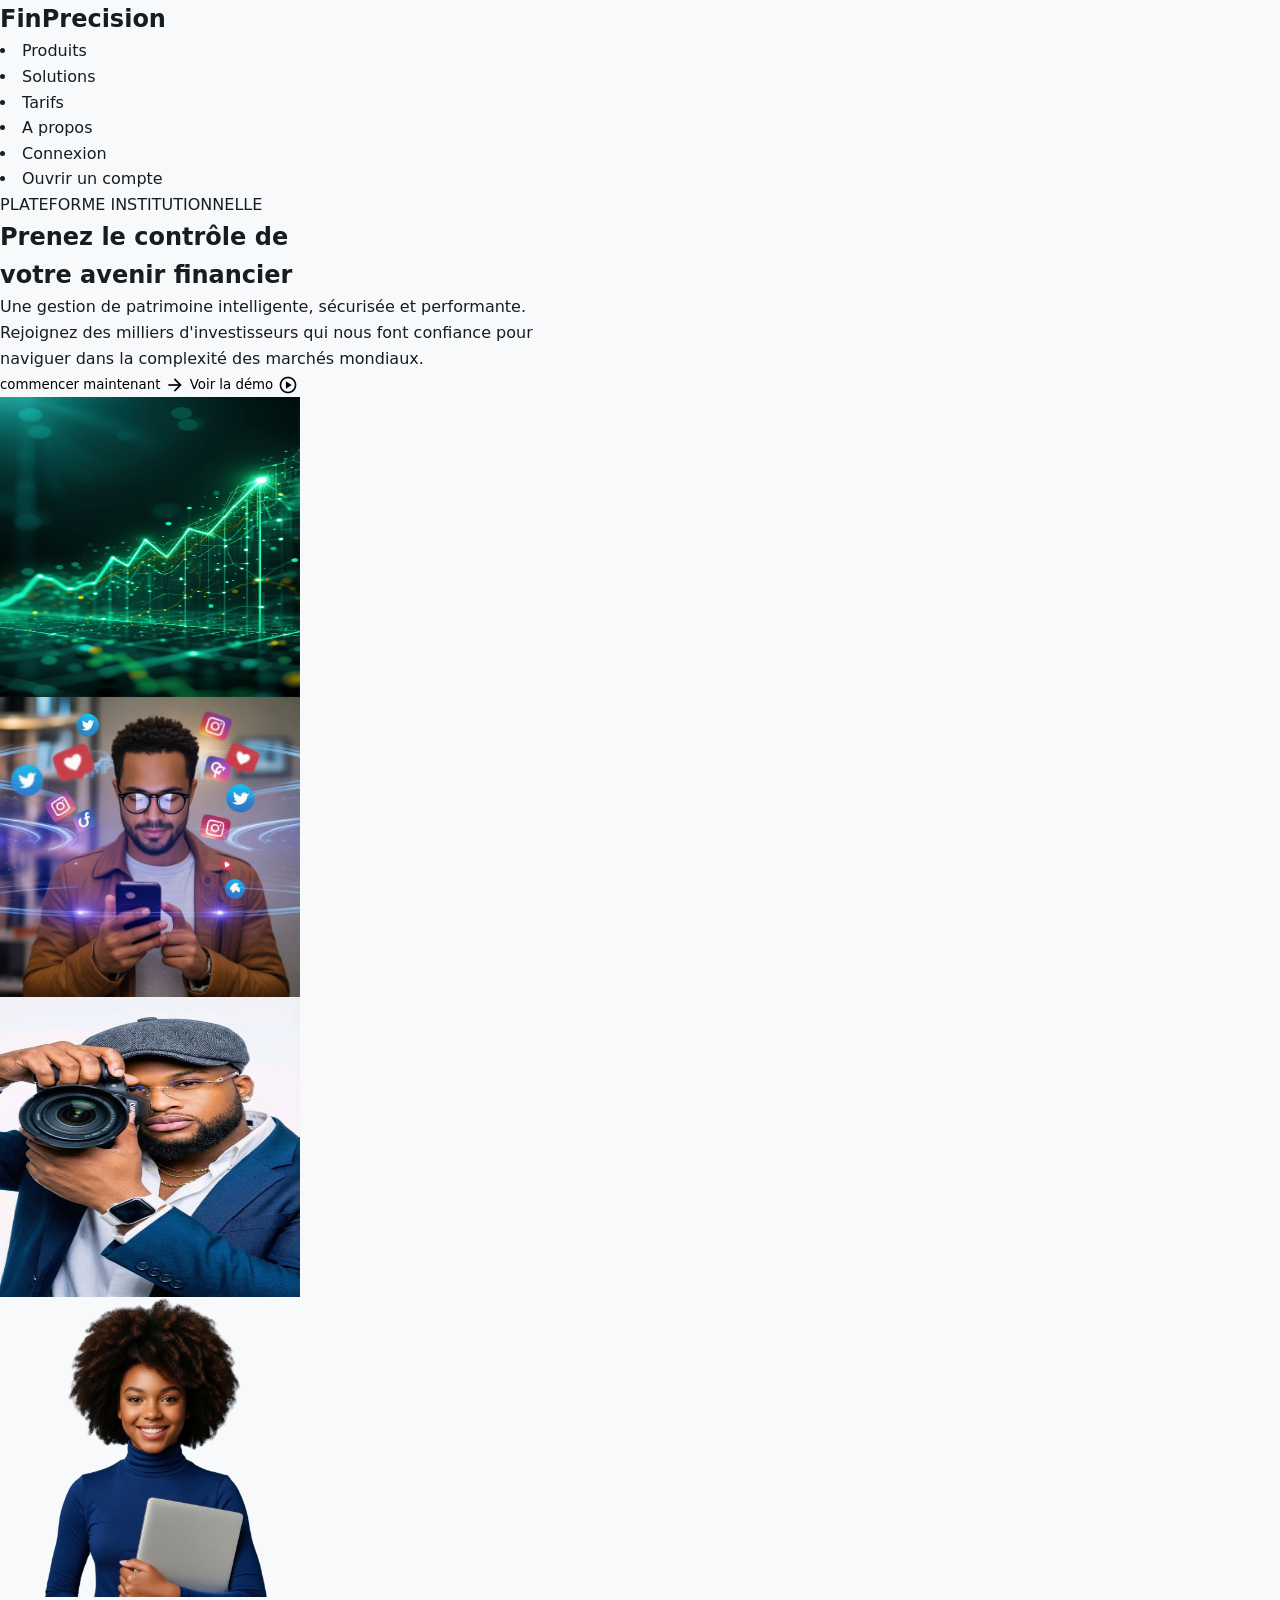
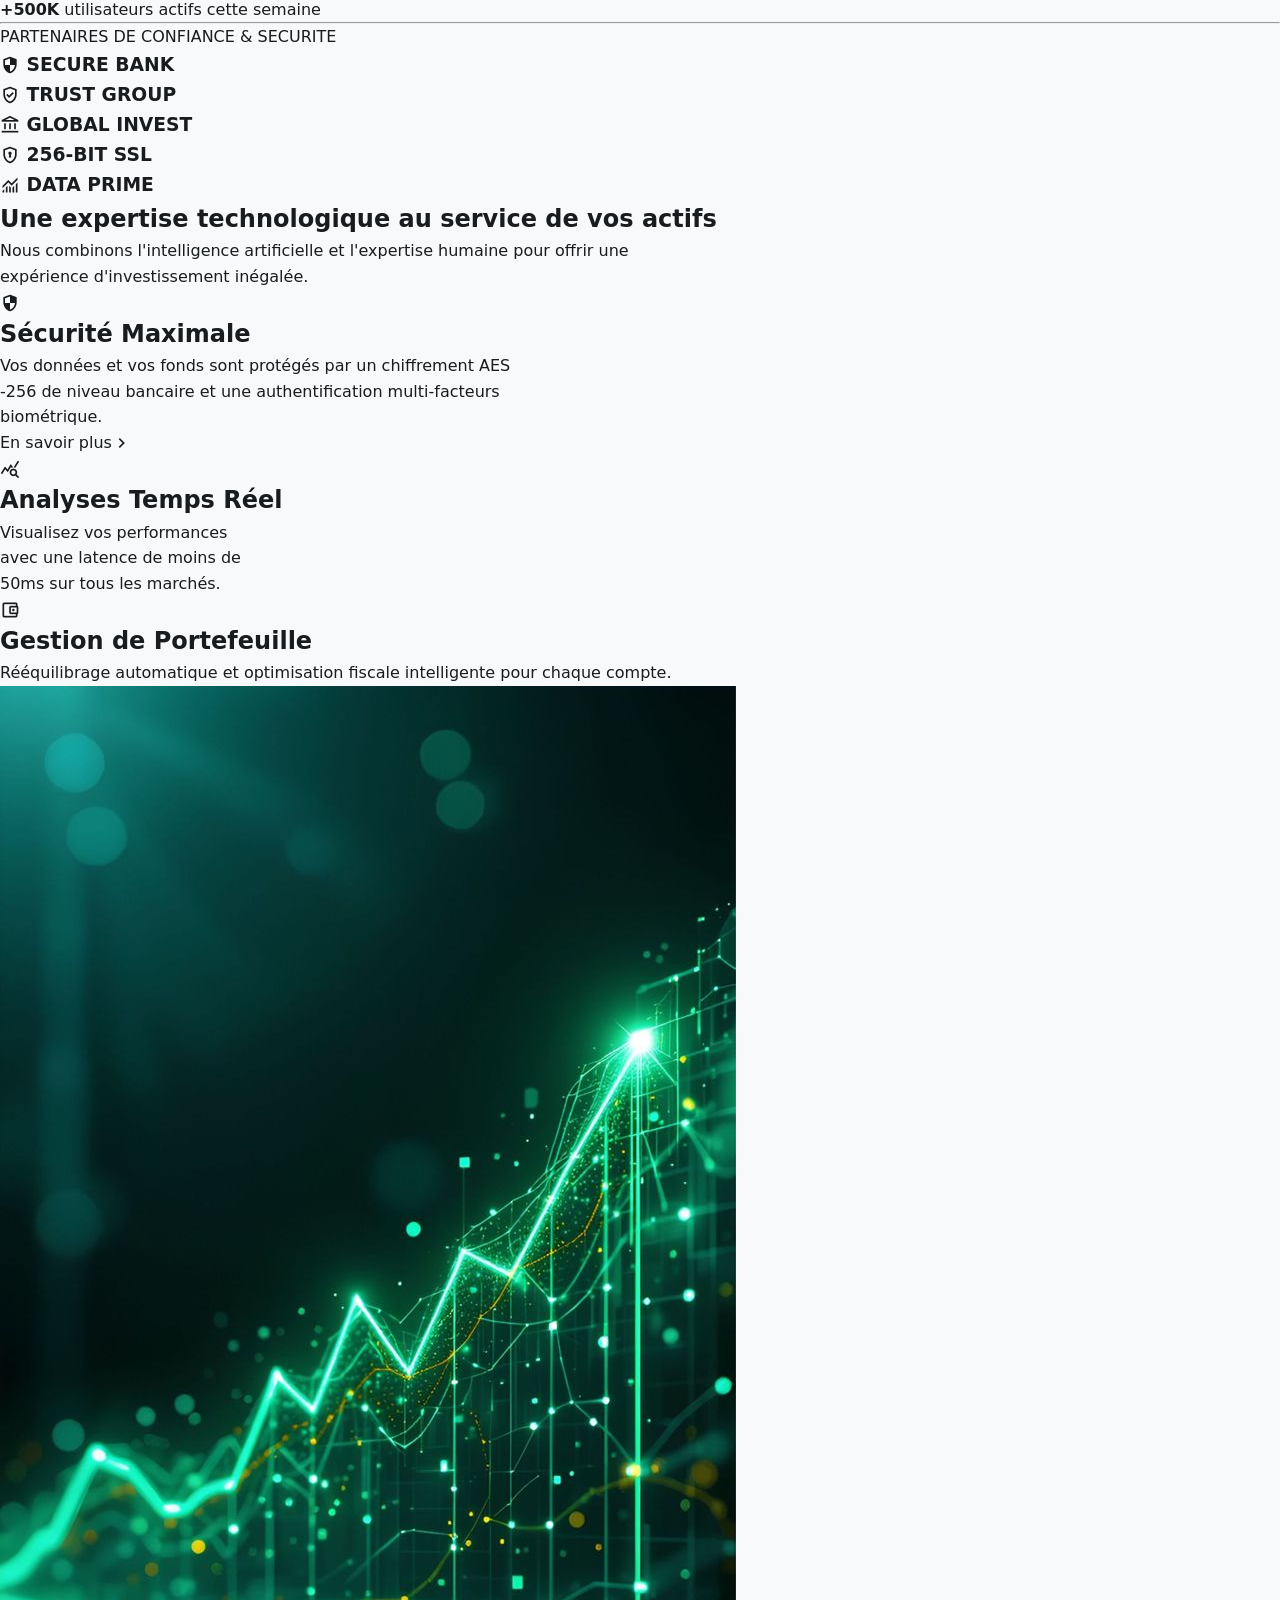
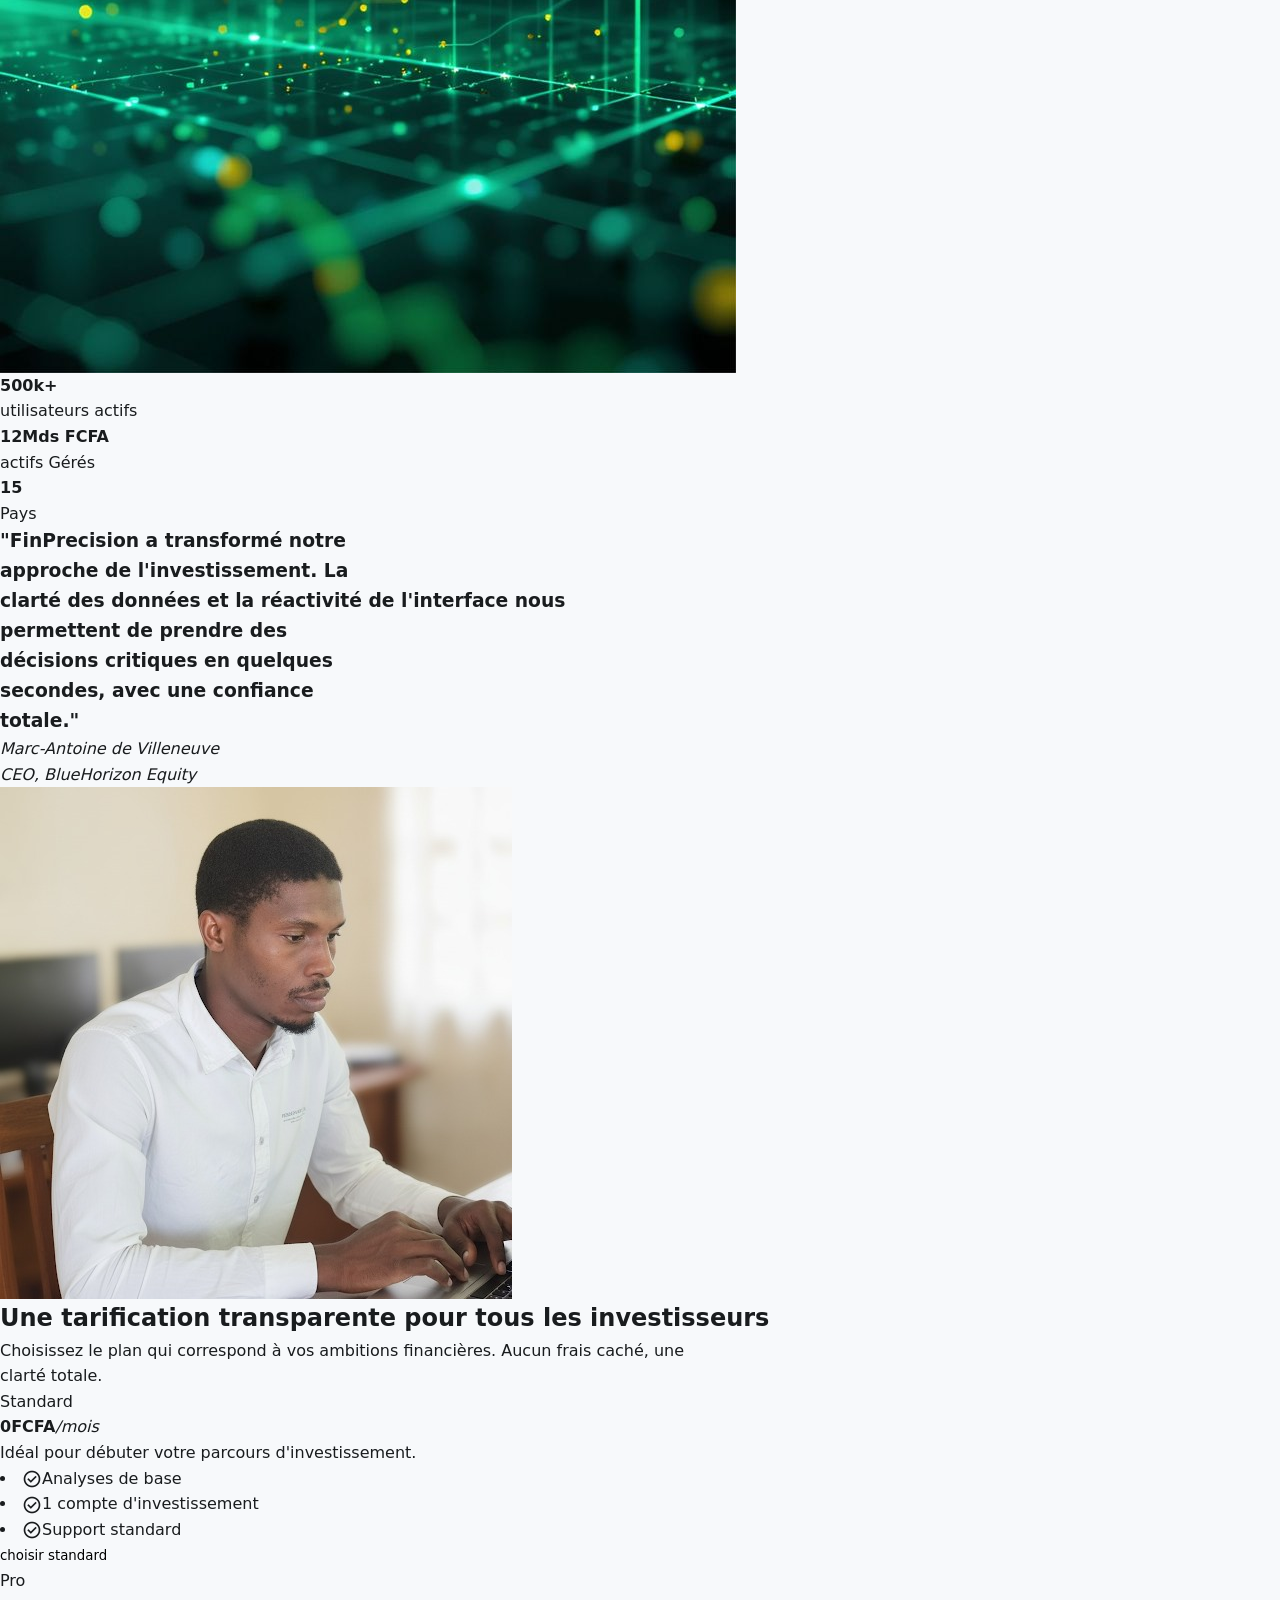
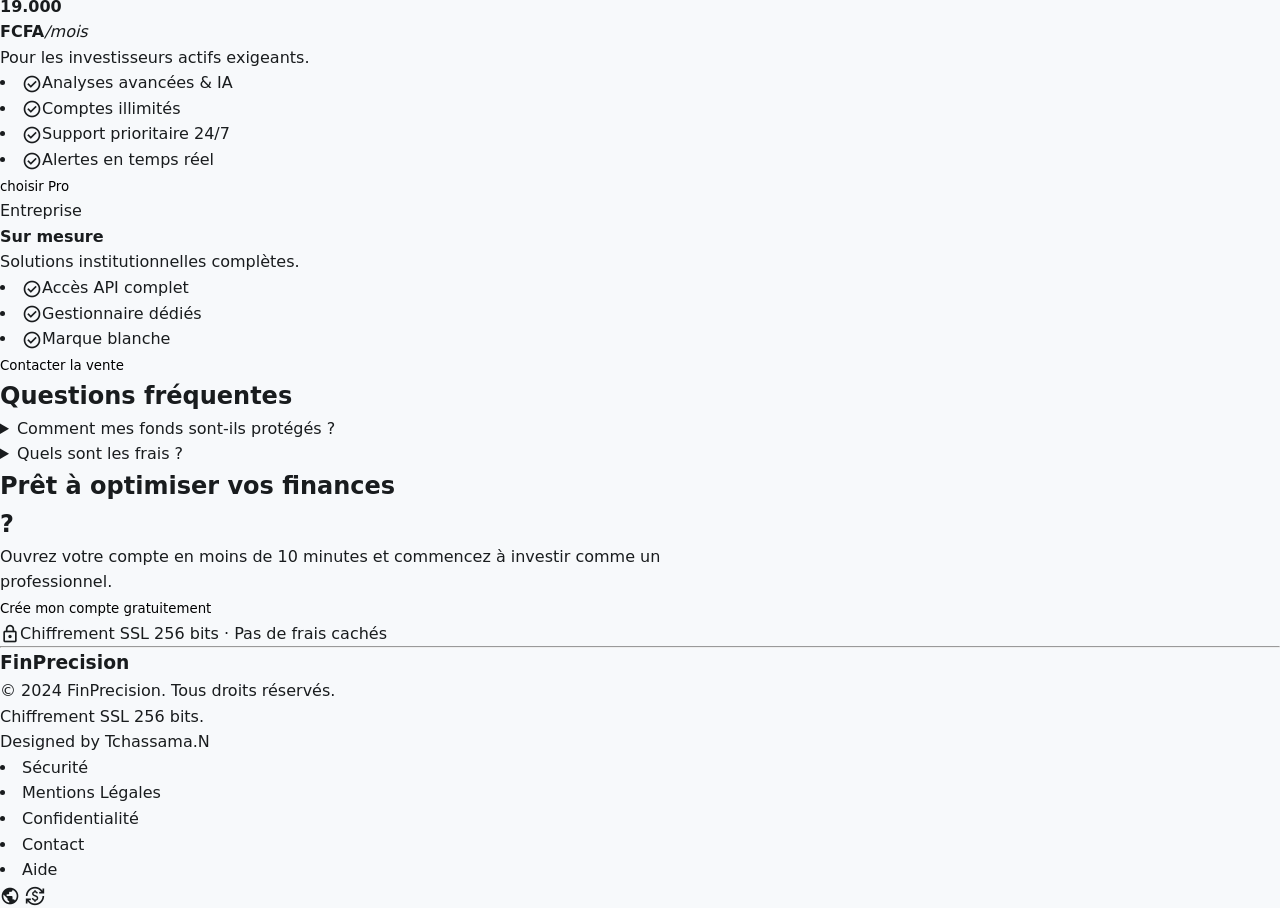
<file: index.html>
<!DOCTYPE html>
<html lang="en">
<head>
    <meta charset="UTF-8">
    <meta name="viewport" content="width=device-width, initial-scale=1.0">
    <title>FinPrecision</title>
       <link href="https://fonts.googleapis.com/css2?family=Material+Symbols+Outlined" rel="stylesheet" />
        <link rel="stylesheet" href="style1.css">
</head>
<body>
    <header>
        <nav>
            <h1>FinPrecision</h1>
            <li><a href="#">Produits</a></li>
            <li><a href="#">Solutions</a></li>
            <li><a href="#">Tarifs</a></li>
            <li><a href="#">A propos</a></li>
            <li><a href="#">Connexion</a></li>
            <li><a href="#">Ouvrir un compte</a></li>
        </nav>
  
    </header>
    <main>
        <section class="">
            <div class="control">
                <p>PLATEFORME INSTITUTIONNELLE</p>
                <h1>Prenez le contrôle de <br>votre avenir financier</h1>
                <p>Une gestion de patrimoine intelligente, sécurisée et performante.<br>Rejoignez des milliers d'investisseurs qui nous font confiance pour <br> naviguer dans la complexité des marchés mondiaux.</p>

            </div>
            <div class="cto">
                <button>
                    <a href="#">
                        commencer maintenant <span class="material-symbols-outlined">arrow_forward</span>
                    </a>
                </button>
                   <button>
                    <a href="#">
                       Voir la démo <span class="material-symbols-outlined">play_circle</span>

                    </a>
                </button>
            </div>
            <div>
                <img src="télécharger (3).jfif" alt="photo de courbe" width="300" height="300">
            </div>
              <div class="user">
                <img class="user" src="images/réseaux.jfif" alt="Fonctionnaire du réseaux" width="300" height="300">
                <img class="user" src="images/Photographer.jfif" alt="artisans" width="300" height="300">
                <img class="user" src="images/woman.png" alt="Fonctionnaires" width="300" height="300">
                <p><strong>+500K</strong> utilisateurs actifs cette semaine</p>
            </div>
            <hr>
        </section>

        <section class="partenaire">
            <div class="">
                <p>PARTENAIRES DE CONFIANCE & SECURITE</p>
            </div>
            <div class="">
                <h3><span class="material-symbols-outlined text-secondary">security</span> SECURE BANK</h3>
                <h3><span class="material-symbols-outlined text-secondary">verified_user</span> TRUST GROUP</h3>
                <h3><span class="material-symbols-outlined text-secondary">account_balance</span> GLOBAL INVEST</h3>
                <h3><span class="material-symbols-outlined text-secondary">encrypted</span> 256-BIT SSL</h3>
                <h3><span class="material-symbols-outlined text-secondary">monitoring</span> DATA PRIME</h3>
            </div>
            <div>

            </div>

            <div>
                <h2>Une expertise technologique au service de vos actifs</h2>
                <p>Nous combinons l'intelligence artificielle et l'expertise humaine pour offrir une <br> expérience d'investissement inégalée.</p>
            </div>
            <div>
                <div>
                    <span class="material-symbols-outlined text-secondary">security</span>
                    <h1>Sécurité Maximale</h1>
                    <p>Vos données et vos fonds sont protégés par un chiffrement AES <br> -256 de niveau bancaire et une authentification multi-facteurs <br> biométrique.</p>
                    <a href="#">En savoir plus<span class="material-symbols-outlined">chevron_right</span></a>
                <div>
                    <span class="material-symbols-outlined">query_stats</span>
                    <h1>Analyses Temps Réel</h1>
                    <p>Visualisez vos performances <br> avec une latence de moins de <br> 50ms sur tous les marchés.</p>

                    </div>
                    <div>
                        <span class="material-symbols-outlined">account_balance_wallet</span>
                        <h1>Gestion de Portefeuille</h1>
                        <p>Rééquilibrage automatique et optimisation fiscale intelligente pour chaque compte.</p>
                    </div>
                </div>
            </div>
            <div>
                <img src="images/télécharger (3).jfif" alt="photo statique">
            </div>
            <div>
                <strong>500k+</strong><p>utilisateurs actifs</p>
            </div>
              <div>
                <strong>12Mds FCFA</strong><p>actifs Gérés</p>
            </div>
             </div>
              <div>
                <strong>15</strong><p>Pays</p>
            </div>
            <div>
            <div><h3>"FinPrecision a transformé notre <br> approche de l'investissement. La <br>clarté des données et la réactivité de l'interface nous <br> permettent de prendre des <br> décisions critiques en quelques <br> secondes, avec une confiance <br> totale."</h3></div>
            <cite>Marc-Antoine de Villeneuve <br>CEO, BlueHorizon Equity</cite>
            </div>
            <div>
                <img src="images/inggbaa.jpeg" alt="inggbaa">
            </div>
             <div>
                <h2>Une tarification transparente pour tous les investisseurs</h2>
                <p>Choisissez le plan qui correspond à vos ambitions financières. Aucun frais caché, une <br>clarté totale.</p>
            </div>
            <div>
                <p>Standard</p>
                <p><strong>0FCFA</strong><em>/mois</em></p>
                <p>Idéal pour débuter votre parcours d'investissement.</p>
                <li><span class="material-symbols-outlined">check_circle</span>Analyses de base</li>
                <li><span class="material-symbols-outlined">check_circle</span>1 compte d'investissement</li>
                <li><span class="material-symbols-outlined">check_circle</span>Support standard</li>
                <button><a href="#">choisir standard</a></button>
            </div>
               <div>
                <p>Pro</p>
                <p><strong>19.000<br>FCFA</strong><em>/mois</em></p>
                <p>Pour les investisseurs actifs exigeants.</p>
                <li><span class="material-symbols-outlined">check_circle</span>Analyses avancées & IA</li>
                <li><span class="material-symbols-outlined">check_circle</span>Comptes illimités</li>
                <li><span class="material-symbols-outlined">check_circle</span>Support prioritaire 24/7</li>
                <li><span class="material-symbols-outlined">check_circle</span>Alertes en temps réel</li>
                <button><a href="#">choisir Pro</a></button>
            </div>
              </div>
               <div>
                <p>Entreprise</p>
                <p><strong>Sur mesure</strong></p>
                <p>Solutions institutionnelles complètes.</p>
                <li><span class="material-symbols-outlined">check_circle</span>Accès API complet</li>
                <li><span class="material-symbols-outlined">check_circle</span>Gestionnaire dédiés</li>
                <li><span class="material-symbols-outlined">check_circle</span>Marque blanche</li>
                <button><a href="#">Contacter la vente</a></button>
            </div>
            <h2>Questions fréquentes</h2>
            <div>
                <details>
                    <summary>Comment mes fonds sont-ils protégés ?</summary>
                    <p>Vos fonds sont détenus sur des comptes ségrégués auprès de banques partenaires de <br> rang 1. Ils sont protégés par le mécanisme de garantie des dépôts jusqu'à 100 000 € par <br>client, conformément à la réglementation européenne.</p>
                </details>
            </div>

                <div>
                <details>
                    <summary>Quels sont les frais ?</summary>
                    <p>Notre structure tarifaire est transparente : pas de frais d'ouverture, pas de frais de tenue <br> de compte. Nous prélevons une commission de gestion annuelle de 0,5% sur les actifs <br> sous gestion pour les comptes standards, et dégressive pour les portefeuilles plus <br> importants.</p>
                </details>
            </div>
            <div>
                <h1>Prêt à optimiser vos finances <br>?</h1>
                <p>Ouvrez votre compte en moins de 10 minutes et commencez à investir comme un <br> professionnel.</p>
            </div>
            <div>
                <button>Crée mon compte gratuitement</button>
            </div>
            <div>
                <p><span class="material-symbols-outlined">lock</span>Chiffrement SSL 256 bits · Pas de frais cachés</p>
            </div>
        </section>
        <hr>
        <div>
            <h3><strong>FinPrecision</strong></h3>
            <p>© 2024 FinPrecision. Tous droits réservés. <br> Chiffrement SSL 256 bits.</p>
            <p>Designed by Tchassama.N</p>
        </div>
        <div>
            <li>Sécurité</li>
            <li>Mentions Légales</li>
            <li>Confidentialité</li>
            <li>Contact</li>
            <li>Aide</li>
        </div>
        <div>
            <span class="material-symbols-outlined">public</span>
            <span class="material-symbols-outlined">currency_exchange</span>
        </div>

</body>
</html>
</file>
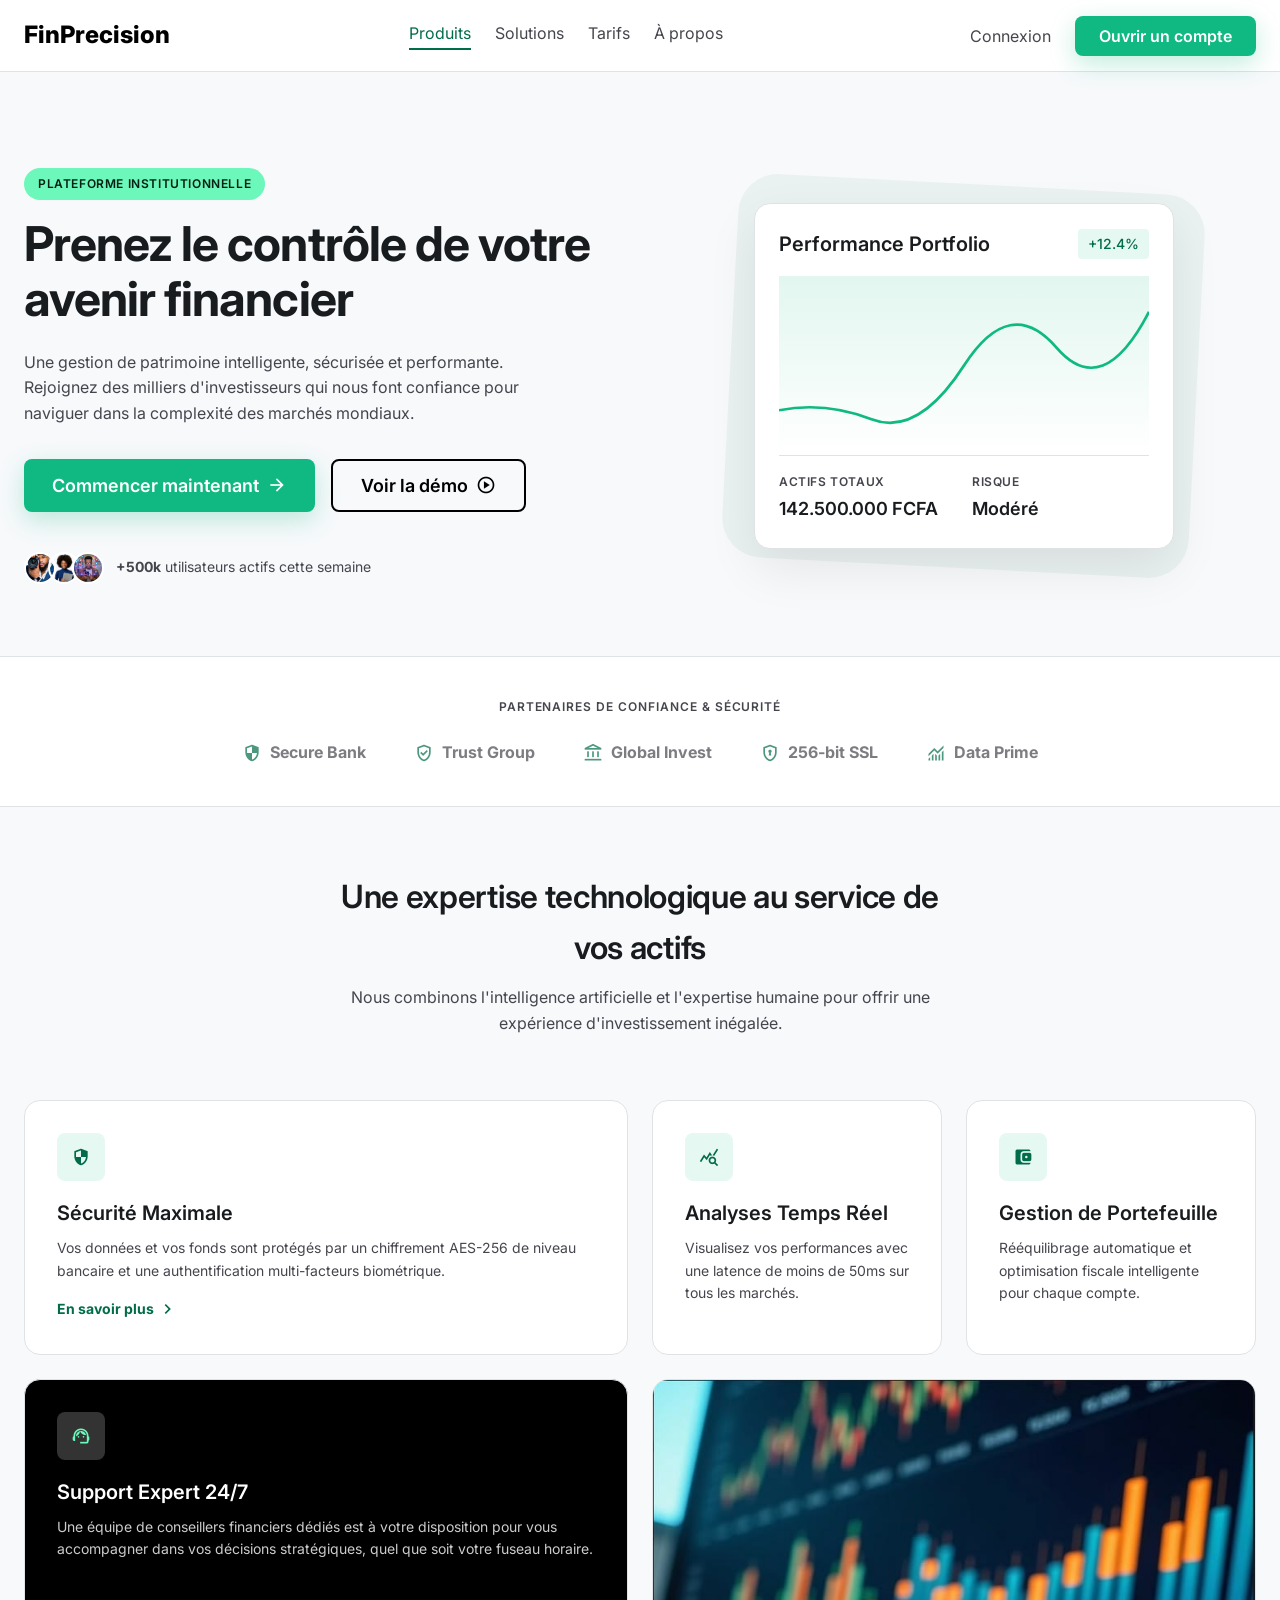
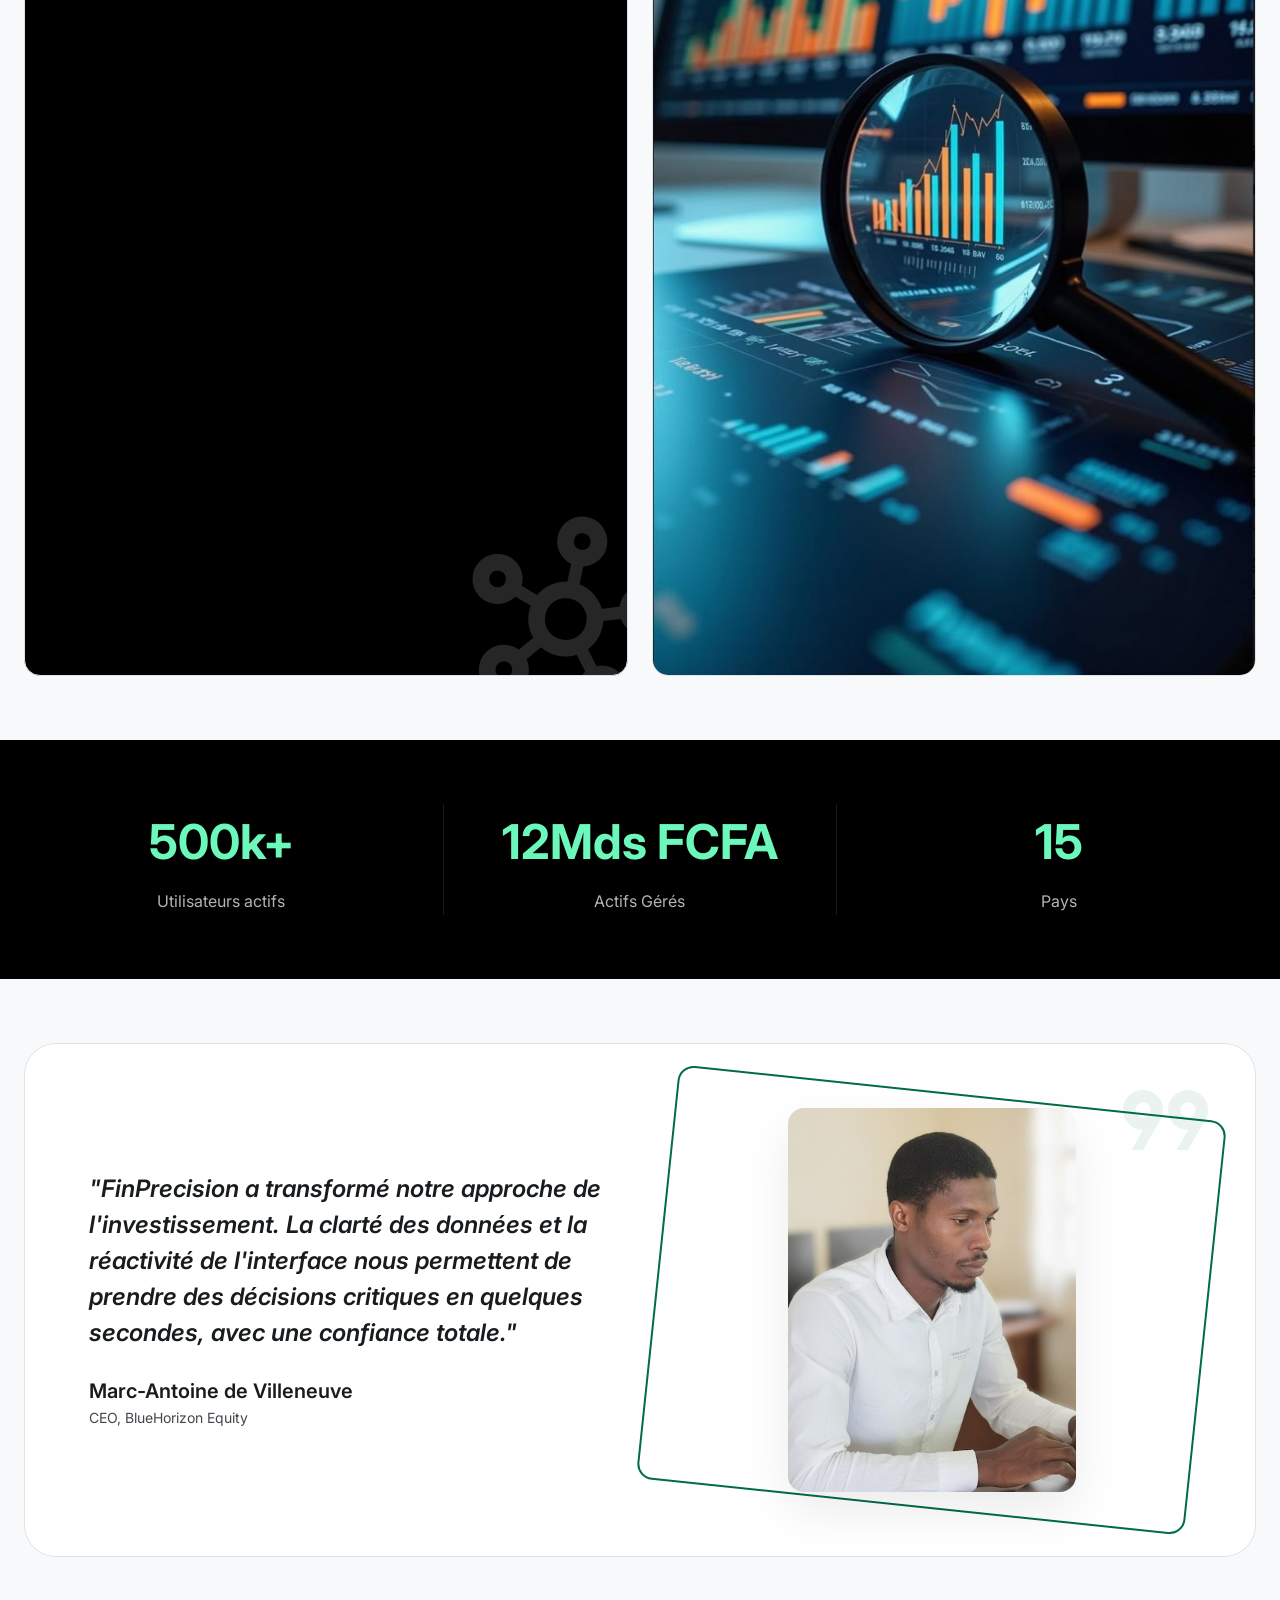
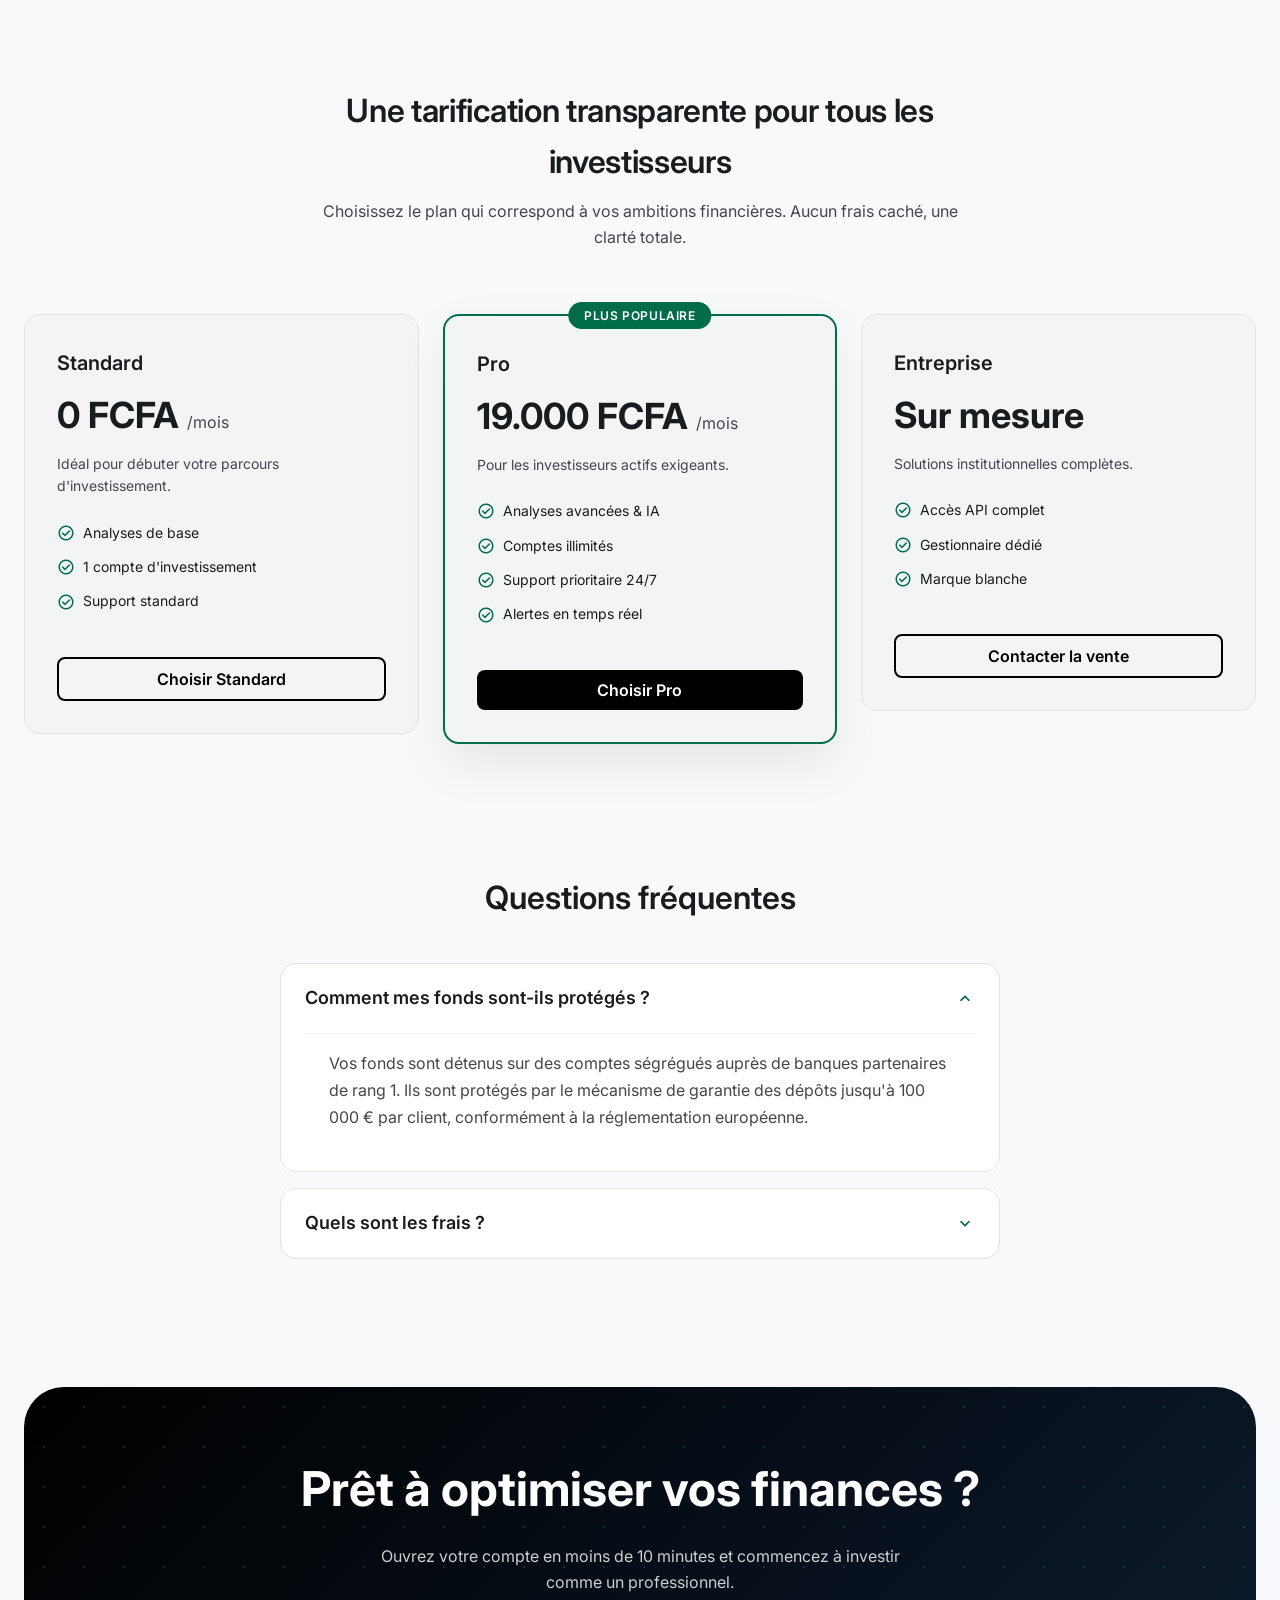
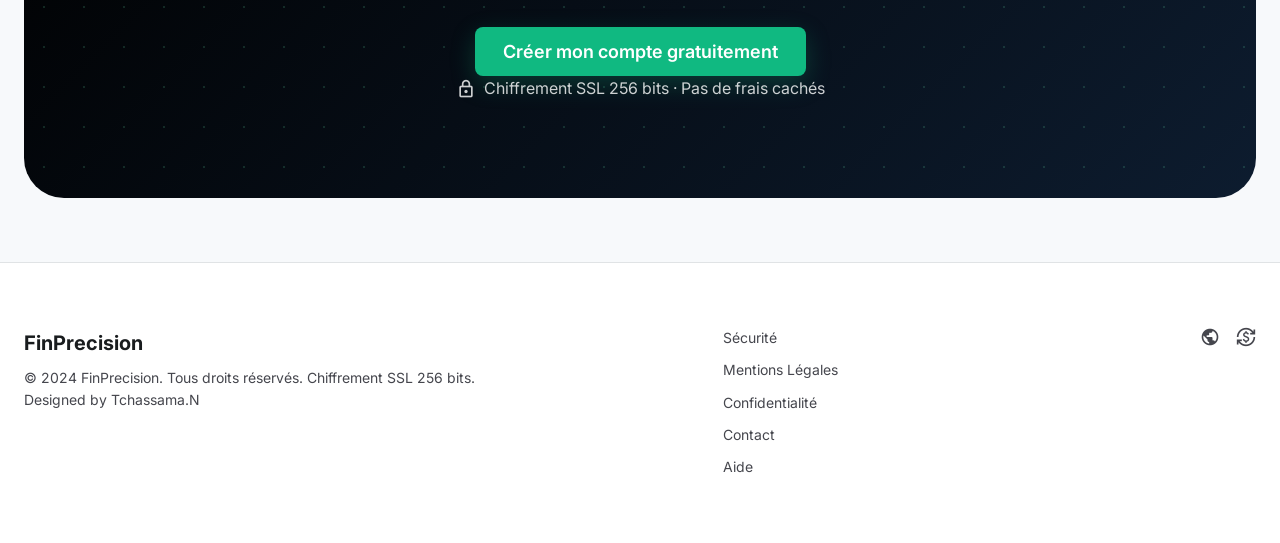
<file: nou.html>
<!DOCTYPE html>
<html lang="fr">
<head>
  <meta charset="UTF-8">
  <meta name="viewport" content="width=device-width, initial-scale=1.0">
  <title>FinPrecision | Gestion de Patrimoine Haute Précision</title>
  <link rel="preconnect" href="https://fonts.googleapis.com">
  <link rel="preconnect" href="https://fonts.gstatic.com" crossorigin>
  <link href="https://fonts.googleapis.com/css2?family=Inter:wght@400;500;600;700;800&display=swap" rel="stylesheet">
  <link href="https://fonts.googleapis.com/css2?family=Material+Symbols+Outlined:opsz,wght,FILL,GRAD@24,400,0,0" rel="stylesheet">
  <link rel="stylesheet" href="style1.css">
</head>
<body>

  <!-- Navigation -->
  <header class="header" id="header">
    <div class="container header__inner">
      <a href="#" class="logo">FinPrecision</a>
      <nav class="nav" id="nav">
        <a href="#" class="nav__link nav__link--active">Produits</a>
        <a href="#" class="nav__link">Solutions</a>
        <a href="#" class="nav__link">Tarifs</a>
        <a href="#" class="nav__link">À propos</a>
      </nav>
      <div class="header__actions">
        <button type="button" class="btn-text">Connexion</button>
        <button type="button" class="btn btn--green">Ouvrir un compte</button>
      </div>
      <button type="button" class="menu-btn" id="menuBtn" aria-label="Menu">
        <span class="material-symbols-outlined">menu</span>
      </button>
    </div>
  </header>

  <main>

    <!-- Hero -->
    <section class="hero">
      <div class="container hero__grid">
        <div class="hero__content">
          <span class="badge">Plateforme institutionnelle</span>
          <h1>Prenez le contrôle de votre avenir financier</h1>
          <p class="hero__text">
            Une gestion de patrimoine intelligente, sécurisée et performante.
            Rejoignez des milliers d'investisseurs qui nous font confiance pour
            naviguer dans la complexité des marchés mondiaux.
          </p>
          <div class="hero__buttons">
            <button type="button" class="btn btn--green btn--lg">
              Commencer maintenant
              <span class="material-symbols-outlined">arrow_forward</span>
            </button>
            <button type="button" class="btn btn--outline btn--lg">
              Voir la démo
              <span class="material-symbols-outlined">play_circle</span>
            </button>
          </div>
          <div class="hero__proof">
            <div class="avatars">
              <img src="images/Photographer.jfif" alt="artisans">
              <img src="images/woman.png" alt="photo">
              <img src="images/réseaux.jfif" alt="Fonctionnaires">
            </div>
            <p><strong>+500k</strong> utilisateurs actifs cette semaine</p>
          </div>
        </div>

        <div class="hero__visual">
          <div class="hero__visual-bg"></div>
          <div class="portfolio-card animate-float">
            <div class="portfolio-card__head">
              <h3>Performance Portfolio</h3>
              <span class="portfolio-card__badge">+12.4%</span>
            </div>
            <div class="portfolio-card__chart">
              <div class="graph-gradient"></div>
              <svg viewBox="0 0 400 200" preserveAspectRatio="none">
                <path d="M0 150 Q 50 140, 100 160 T 200 100 T 300 80 T 400 40" fill="none" stroke="#10B981" stroke-width="3"/>
              </svg>
            </div>
            <div class="portfolio-card__stats">
              <div>
                <span class="label">Actifs totaux</span>
                <strong>142.500.000 FCFA</strong>
              </div>
              <div>
                <span class="label">Risque</span>
                <strong>Modéré</strong>
              </div>
            </div>
          </div>
        </div>
      </div>
    </section>

    <!-- Partenaires -->
    <section class="partners">
      <div class="container">
        <p class="partners__title">Partenaires de confiance & sécurité</p>
        <div class="partners__list">
          <div><span class="material-symbols-outlined">security</span> Secure Bank</div>
          <div><span class="material-symbols-outlined">verified_user</span> Trust Group</div>
          <div><span class="material-symbols-outlined">account_balance</span> Global Invest</div>
          <div><span class="material-symbols-outlined">encrypted</span> 256-bit SSL</div>
          <div><span class="material-symbols-outlined">monitoring</span> Data Prime</div>
        </div>
      </div>
    </section>

    <!-- Fonctionnalités -->
    <section class="features">
      <div class="container">
        <div class="section-head">
          <h2>Une expertise technologique au service de vos actifs</h2>
          <p>Nous combinons l'intelligence artificielle et l'expertise humaine pour offrir une expérience d'investissement inégalée.</p>
        </div>
        <div class="bento-grid">
          <article class="feature-card feature-card--wide">
            <div class="feature-card__icon"><span class="material-symbols-outlined icon-fill">security</span></div>
            <h3>Sécurité Maximale</h3>
            <p>Vos données et vos fonds sont protégés par un chiffrement AES-256 de niveau bancaire et une authentification multi-facteurs biométrique.</p>
            <a href="#" class="feature-card__link">En savoir plus <span class="material-symbols-outlined">chevron_right</span></a>
          </article>
          <article class="feature-card">
            <div class="feature-card__icon"><span class="material-symbols-outlined icon-fill">query_stats</span></div>
            <h3>Analyses Temps Réel</h3>
            <p>Visualisez vos performances avec une latence de moins de 50ms sur tous les marchés.</p>
          </article>
          <article class="feature-card">
            <div class="feature-card__icon"><span class="material-symbols-outlined icon-fill">account_balance_wallet</span></div>
            <h3>Gestion de Portefeuille</h3>
            <p>Rééquilibrage automatique et optimisation fiscale intelligente pour chaque compte.</p>
          </article>
          <article class="feature-card feature-card--wide feature-card--dark">
            <div class="feature-card__icon feature-card__icon--light"><span class="material-symbols-outlined icon-fill">support_agent</span></div>
            <h3>Support Expert 24/7</h3>
            <p>Une équipe de conseillers financiers dédiés est à votre disposition pour vous accompagner dans vos décisions stratégiques, quel que soit votre fuseau horaire.</p>
            <span class="feature-card__deco material-symbols-outlined">hub</span>
          </article>
          <div class="feature-card feature-card--wide feature-card--image">
            <img src="images/télécharger (6).jfif" alt="Analyses financières">
          </div>
        </div>
      </div>
    </section>

    <!-- Statistiques -->
    <section class="stats-bar">
      <div class="container stats-bar__grid">
        <div><span class="stats-bar__num">500k+</span><span class="stats-bar__label">Utilisateurs actifs</span></div>
        <div><span class="stats-bar__num">12Mds FCFA</span><span class="stats-bar__label">Actifs Gérés</span></div>
        <div><span class="stats-bar__num">15</span><span class="stats-bar__label">Pays</span></div>
      </div>
    </section>

    <!-- Témoignage -->
    <section class="testimonial">
      <div class="container">
        <div class="testimonial__box">
          <span class="testimonial__quote material-symbols-outlined">format_quote</span>
          <div class="testimonial__grid">
            <div class="testimonial__text">
              <blockquote>"FinPrecision a transformé notre approche de l'investissement. La clarté des données et la réactivité de l'interface nous permettent de prendre des décisions critiques en quelques secondes, avec une confiance totale."</blockquote>
              <p class="testimonial__author">Marc-Antoine de Villeneuve</p>
              <p class="testimonial__role">CEO, BlueHorizon Equity</p>
            </div>
            <div class="testimonial__photo">
              <div class="testimonial__frame"></div>
              <img src="images/inggbaa.jpeg" alt="Marc-Antoine de Villeneuve">
            </div>
          </div>
        </div>
      </div>
    </section>

    <!-- Tarifs -->
    <section class="pricing">
      <div class="container">
        <div class="section-head">
          <h2>Une tarification transparente pour tous les investisseurs</h2>
          <p>Choisissez le plan qui correspond à vos ambitions financières. Aucun frais caché, une clarté totale.</p>
        </div>
        <div class="pricing__grid">
          <article class="price-card">
            <h3>Standard</h3>
            <p class="price-card__price">0 FCFA <small>/mois</small></p>
            <p class="price-card__desc">Idéal pour débuter votre parcours d'investissement.</p>
            <ul>
              <li><span class="material-symbols-outlined">check_circle</span> Analyses de base</li>
              <li><span class="material-symbols-outlined">check_circle</span> 1 compte d'investissement</li>
              <li><span class="material-symbols-outlined">check_circle</span> Support standard</li>
            </ul>
            <button type="button" class="btn btn--outline btn--block">Choisir Standard</button>
          </article>
          <article class="price-card price-card--featured">
            <span class="price-card__tag">Plus populaire</span>
            <h3>Pro</h3>
            <p class="price-card__price">19.000 FCFA <small>/mois</small></p>
            <p class="price-card__desc">Pour les investisseurs actifs exigeants.</p>
            <ul>
              <li><span class="material-symbols-outlined">check_circle</span> Analyses avancées & IA</li>
              <li><span class="material-symbols-outlined">check_circle</span> Comptes illimités</li>
              <li><span class="material-symbols-outlined">check_circle</span> Support prioritaire 24/7</li>
              <li><span class="material-symbols-outlined">check_circle</span> Alertes en temps réel</li>
            </ul>
            <button type="button" class="btn btn--dark btn--block">Choisir Pro</button>
          </article>
          <article class="price-card">
            <h3>Entreprise</h3>
            <p class="price-card__price">Sur mesure</p>
            <p class="price-card__desc">Solutions institutionnelles complètes.</p>
            <ul>
              <li><span class="material-symbols-outlined">check_circle</span> Accès API complet</li>
              <li><span class="material-symbols-outlined">check_circle</span> Gestionnaire dédié</li>
              <li><span class="material-symbols-outlined">check_circle</span> Marque blanche</li>
            </ul>
            <button type="button" class="btn btn--outline btn--block">Contacter la vente</button>
          </article>
        </div>
      </div>
    </section>

    <!-- FAQ -->
    <section class="faq">
      <div class="container faq__inner">
        <h2>Questions fréquentes</h2>
        <div class="faq__list">
          <details class="faq__item" open>
            <summary>
              Comment mes fonds sont-ils protégés ?
              <span class="material-symbols-outlined faq__icon">expand_more</span>
            </summary>
            <p>Vos fonds sont détenus sur des comptes ségrégués auprès de banques partenaires de rang 1. Ils sont protégés par le mécanisme de garantie des dépôts jusqu'à 100 000 € par client, conformément à la réglementation européenne.</p>
          </details>
          <details class="faq__item">
            <summary>
              Quels sont les frais ?
              <span class="material-symbols-outlined faq__icon">expand_more</span>
            </summary>
            <p>Notre structure tarifaire est transparente : pas de frais d'ouverture, pas de frais de tenue de compte. Nous prélevons une commission de gestion annuelle de 0,5% sur les actifs sous gestion pour les comptes standards, et dégressive pour les portefeuilles plus importants.</p>
          </details>
        </div>
      </div>
    </section>

    <!-- CTA -->
    <section class="cta">
      <div class="container">
        <div class="cta__box">
          <div class="cta__pattern"></div>
          <h2>Prêt à optimiser vos finances ?</h2>
          <p>Ouvrez votre compte en moins de 10 minutes et commencez à investir comme un professionnel.</p>
          <button type="button" class="btn btn--green btn--lg">Créer mon compte gratuitement</button>
          <p class="cta__trust">
            <span class="material-symbols-outlined">lock</span>
            Chiffrement SSL 256 bits · Pas de frais cachés
          </p>
        </div>
      </div>
    </section>

  </main>

  <!-- Footer -->
  <footer class="footer">
    <div class="container footer__grid">
      <div>
        <p class="footer__logo">FinPrecision</p>
        <p class="footer__copy">© 2024 FinPrecision. Tous droits réservés. Chiffrement SSL 256 bits.</p>
        <p class="footer__credit">Designed by Tchassama.N </p>
      </div>
      <nav class="footer__links">
        <a href="#">Sécurité</a>
        <a href="#">Mentions Légales</a>
        <a href="#">Confidentialité</a>
        <a href="#">Contact</a>
        <a href="#">Aide</a>
      </nav>
      <div class="footer__social">
        <span class="material-symbols-outlined">public</span>
        <span class="material-symbols-outlined">currency_exchange</span>
      </div>
    </div>
  </footer>
</body>
</html>
</file>
<file: style1.css>
/* ============================================
   FinPrecision — CSS complet (sans Tailwind)
   Fonctionne dans VS Code + Live Server
   ============================================ */

*, *::before, *::after {
  box-sizing: border-box;
  margin: 0;
  padding: 0;
}

:root {
  --bg: #f7f9fb;
  --white: #ffffff;
  --black: #000000;
  --text: #191c1e;
  --text-muted: #45464d;
  --green: #10b981;
  --green-dark: #059669;
  --green-brand: #006c49;
  --green-light: #6cf8bb;
  --green-bg: rgba(16, 185, 129, 0.1);
  --border: #e0e3e5;
  --surface: #f2f4f6;
  --surface-card: #eceef0;
  --container: 1280px;
  --header-h: 72px;
  --radius: 8px;
  --radius-lg: 16px;
  --radius-xl: 32px;
  --shadow: 0 20px 50px rgba(0, 0, 0, 0.08);
  --font: "Inter", system-ui, sans-serif;
}

html {
  scroll-behavior: smooth;
}

body {
  font-family: var(--font);
  background: var(--bg);
  color: var(--text);
  line-height: 1.6;
  -webkit-font-smoothing: antialiased;
}

img {
  display: block;
  max-width: 100%;
}

a {
  color: inherit;
  text-decoration: none;
}

button {
  font-family: inherit;
  cursor: pointer;
  border: none;
  background: none;
}

.container {
  width: min(100% - 48px, var(--container));
  margin-inline: auto;
}

.material-symbols-outlined {
  font-variation-settings: "FILL" 0, "wght" 400, "GRAD" 0, "opsz" 24;
  vertical-align: middle;
  font-size: 20px;
}

.icon-fill {
  font-variation-settings: "FILL" 1, "wght" 400, "GRAD" 0, "opsz" 24;
}

::selection {
  background: var(--green-light);
}

/* ========== HEADER ========== */
.header {
  position: fixed;
  top: 0;
  left: 0;
  right: 0;
  z-index: 100;
  height: var(--header-h);
  background: var(--white);
  border-bottom: 1px solid var(--border);
}

.header__inner {
  display: flex;
  align-items: center;
  justify-content: space-between;
  height: 100%;
  gap: 24px;
}

.logo {
  font-size: 24px;
  font-weight: 800;
  color: var(--black);
  flex-shrink: 0;
}

.nav {
  display: flex;
  gap: 24px;
}

.nav__link {
  font-size: 16px;
  color: var(--text-muted);
  transition: color 0.2s;
}

.nav__link:hover,
.nav__link--active {
  color: var(--green-brand);
}

.nav__link--active {
  border-bottom: 2px solid var(--green-brand);
  padding-bottom: 2px;
}

.header__actions {
  display: flex;
  align-items: center;
  gap: 16px;
}

.btn-text {
  font-size: 16px;
  color: var(--text-muted);
  padding: 8px;
}

.btn-text:hover {
  color: var(--black);
}

.menu-btn {
  display: none;
  color: var(--text);
  padding: 4px;
}

/* ========== BUTTONS ========== */
.btn {
  display: inline-flex;
  align-items: center;
  justify-content: center;
  gap: 8px;
  padding: 10px 24px;
  border-radius: var(--radius);
  font-size: 16px;
  font-weight: 600;
  transition: all 0.2s;
  white-space: nowrap;
}

.btn--green {
  background: var(--green);
  color: var(--white);
  box-shadow: 0 8px 24px rgba(16, 185, 129, 0.25);
}

.btn--green:hover {
  background: var(--green-dark);
}

.btn--outline {
  border: 2px solid var(--black);
  color: var(--black);
  background: transparent;
}

.btn--outline:hover {
  background: var(--surface);
}

.btn--dark {
  background: var(--black);
  color: var(--white);
}

.btn--dark:hover {
  opacity: 0.9;
}

.btn--lg {
  padding: 14px 28px;
  font-size: 18px;
}

.btn--block {
  width: 100%;
}

/* ========== HERO ========== */
.hero {
  padding: calc(var(--header-h) + 64px) 0 40px;
}

.hero__grid {
  display: grid;
  grid-template-columns: 1fr 1fr;
  gap: 64px;
  align-items: center;
}

.badge {
  display: inline-block;
  padding: 6px 14px;
  background: var(--green-light);
  color: #002113;
  border-radius: 999px;
  font-size: 12px;
  font-weight: 600;
  letter-spacing: 0.05em;
  text-transform: uppercase;
  margin-bottom: 16px;
}

.hero h1 {
  font-size: clamp(32px, 5vw, 48px);
  font-weight: 700;
  line-height: 1.15;
  letter-spacing: -0.02em;
  margin-bottom: 24px;
}

.hero__text {
  font-size: 16px;
  color: var(--text-muted);
  max-width: 520px;
  margin-bottom: 32px;
}

.hero__buttons {
  display: flex;
  flex-wrap: wrap;
  gap: 16px;
  margin-bottom: 40px;
}

.hero__proof {
  display: flex;
  align-items: center;
  gap: 12px;
  font-size: 14px;
  color: var(--text-muted);
}

.avatars {
  display: flex;
}

.avatars img {
  width: 32px;
  height: 32px;
  border-radius: 50%;
  border: 2px solid var(--white);
  margin-left: -8px;
  object-fit: cover;
}

.avatars img:first-child {
  margin-left: 0;
}

.hero__visual {
  position: relative;
  min-height: 480px;
  display: flex;
  align-items: center;
  justify-content: center;
}

.hero__visual-bg {
  position: absolute;
  inset: 10%;
  background: rgba(0, 108, 73, 0.05);
  border-radius: 40px;
  transform: rotate(3deg);
}

.portfolio-card {
  position: relative;
  z-index: 1;
  width: 100%;
  max-width: 420px;
  background: var(--white);
  border: 1px solid var(--border);
  border-radius: var(--radius-lg);
  padding: 24px;
  box-shadow: var(--shadow);
}

.portfolio-card__head {
  display: flex;
  justify-content: space-between;
  align-items: center;
  margin-bottom: 16px;
}

.portfolio-card__head h3 {
  font-size: 20px;
  font-weight: 600;
}

.portfolio-card__badge {
  font-size: 14px;
  font-weight: 500;
  color: var(--green-brand);
  background: var(--green-bg);
  padding: 4px 10px;
  border-radius: 4px;
}

.portfolio-card__chart {
  position: relative;
  height: 180px;
  border-bottom: 1px solid var(--border);
  margin-bottom: 16px;
}

.portfolio-card__chart svg {
  width: 100%;
  height: 100%;
}

.graph-gradient {
  position: absolute;
  inset: 0;
  background: linear-gradient(180deg, rgba(16, 185, 129, 0.12) 0%, transparent 100%);
}

.portfolio-card__stats {
  display: grid;
  grid-template-columns: 1fr 1fr;
  gap: 16px;
}

.portfolio-card__stats .label {
  display: block;
  font-size: 12px;
  font-weight: 600;
  letter-spacing: 0.05em;
  text-transform: uppercase;
  color: var(--text-muted);
  margin-bottom: 4px;
}

.portfolio-card__stats strong {
  font-size: 18px;
  font-weight: 600;
}

/* ========== PARTNERS ========== */
.partners {
  padding: 40px 0;
  background: var(--white);
  border-block: 1px solid var(--border);
}

.partners__title {
  text-align: center;
  font-size: 12px;
  font-weight: 600;
  letter-spacing: 0.08em;
  text-transform: uppercase;
  color: var(--text-muted);
  margin-bottom: 24px;
}

.partners__list {
  display: flex;
  flex-wrap: wrap;
  justify-content: center;
  gap: 32px 48px;
}

.partners__list div {
  display: flex;
  align-items: center;
  gap: 8px;
  font-size: 16px;
  font-weight: 700;
  color: var(--text-muted);
  opacity: 0.7;
  transition: opacity 0.3s;
}

.partners__list:hover div {
  opacity: 1;
}

.partners__list .material-symbols-outlined {
  color: var(--green-brand);
}

/* ========== SECTION HEAD ========== */
.section-head {
  text-align: center;
  max-width: 640px;
  margin: 0 auto 64px;
}

.section-head h2 {
  font-size: clamp(24px, 4vw, 32px);
  font-weight: 600;
  letter-spacing: -0.01em;
  margin-bottom: 12px;
}

.section-head p {
  font-size: 16px;
  color: var(--text-muted);
}

/* ========== FEATURES BENTO ========== */
.features {
  padding: 64px 0;
}

.bento-grid {
  display: grid;
  grid-template-columns: repeat(4, 1fr);
  gap: 24px;
}

.feature-card {
  background: var(--white);
  border: 1px solid var(--border);
  border-radius: var(--radius-lg);
  padding: 32px;
  transition: box-shadow 0.3s;
}

.feature-card:hover {
  box-shadow: var(--shadow);
}

.feature-card--wide {
  grid-column: span 2;
}

.feature-card__icon {
  width: 48px;
  height: 48px;
  display: grid;
  place-items: center;
  background: var(--green-bg);
  color: var(--green-brand);
  border-radius: var(--radius);
  margin-bottom: 16px;
}

.feature-card__icon--light {
  background: rgba(255, 255, 255, 0.2);
  color: var(--green-light);
}

.feature-card h3 {
  font-size: 20px;
  font-weight: 600;
  margin-bottom: 8px;
}

.feature-card p {
  font-size: 14px;
  color: var(--text-muted);
  line-height: 1.6;
}

.feature-card__link {
  display: inline-flex;
  align-items: center;
  gap: 4px;
  margin-top: 16px;
  font-weight: 700;
  color: var(--green-brand);
  font-size: 14px;
}

.feature-card--dark {
  background: var(--black);
  color: var(--white);
  position: relative;
  overflow: hidden;
}

.feature-card--dark p {
  color: rgba(255, 255, 255, 0.8);
}

.feature-card__deco {
  position: absolute;
  right: -40px;
  bottom: -40px;
  font-size: 200px !important;
  opacity: 0.15;
  transform: rotate(12deg);
  pointer-events: none;
}

.feature-card--image {
  padding: 0;
  overflow: hidden;
  min-height: 256px;
}

.feature-card--image img {
  width: 100%;
  height: 100%;
  object-fit: cover;
}

/* ========== STATS BAR ========== */
.stats-bar {
  background: var(--black);
  color: var(--white);
  padding: 64px 0;
}

.stats-bar__grid {
  display: grid;
  grid-template-columns: repeat(3, 1fr);
  text-align: center;
  gap: 24px;
}

.stats-bar__num {
  display: block;
  font-size: clamp(32px, 5vw, 48px);
  font-weight: 700;
  color: var(--green-light);
  margin-bottom: 8px;
}

.stats-bar__label {
  font-size: 16px;
  opacity: 0.7;
}

.stats-bar__grid > div:nth-child(2) {
  border-inline: 1px solid rgba(255, 255, 255, 0.1);
}

/* ========== TESTIMONIAL ========== */
.testimonial {
  padding: 64px 0;
}

.testimonial__box {
  position: relative;
  background: var(--white);
  border: 1px solid var(--border);
  border-radius: var(--radius-xl);
  padding: 64px;
  overflow: hidden;
}

.testimonial__quote {
  position: absolute;
  top: 16px;
  right: 32px;
  font-size: 120px !important;
  color: var(--green-brand);
  opacity: 0.08;
}

.testimonial__grid {
  display: grid;
  grid-template-columns: 1fr 1fr;
  gap: 64px;
  align-items: center;
}

.testimonial__text blockquote {
  font-size: 24px;
  font-weight: 600;
  font-style: italic;
  line-height: 1.5;
  margin-bottom: 24px;
}

.testimonial__author {
  font-size: 20px;
  font-weight: 600;
}

.testimonial__role {
  font-size: 14px;
  color: var(--text-muted);
}

.testimonial__photo {
  position: relative;
  display: flex;
  justify-content: center;
}

.testimonial__frame {
  position: absolute;
  inset: -16px;
  border: 2px solid var(--green-brand);
  border-radius: var(--radius-lg);
  transform: rotate(6deg);
}

.testimonial__photo img {
  position: relative;
  z-index: 1;
  width: 288px;
  height: 384px;
  object-fit: cover;
  border-radius: var(--radius-lg);
  box-shadow: var(--shadow);
}

/* ========== PRICING ========== */
.pricing {
  padding: 64px 0;
}

.pricing__grid {
  display: grid;
  grid-template-columns: repeat(3, 1fr);
  gap: 24px;
  align-items: start;
}

.price-card {
  position: relative;
  background: var(--surface);
  border: 1px solid var(--border);
  border-radius: var(--radius-lg);
  padding: 32px;
  display: flex;
  flex-direction: column;
}

.price-card--featured {
  border: 2px solid var(--green-brand);
  box-shadow: var(--shadow);
}

.price-card__tag {
  position: absolute;
  top: -14px;
  left: 50%;
  transform: translateX(-50%);
  background: var(--green-brand);
  color: var(--white);
  padding: 4px 16px;
  border-radius: 999px;
  font-size: 12px;
  font-weight: 600;
  letter-spacing: 0.05em;
  text-transform: uppercase;
  white-space: nowrap;
}

.price-card h3 {
  font-size: 20px;
  font-weight: 600;
  margin-bottom: 8px;
}

.price-card__price {
  font-size: 36px;
  font-weight: 700;
  margin-bottom: 8px;
}

.price-card__price small {
  font-size: 16px;
  font-weight: 400;
  color: var(--text-muted);
}

.price-card__desc {
  font-size: 14px;
  color: var(--text-muted);
  margin-bottom: 24px;
}

.price-card ul {
  list-style: none;
  flex: 1;
  margin-bottom: 32px;
}

.price-card li {
  display: flex;
  align-items: center;
  gap: 8px;
  font-size: 14px;
  margin-bottom: 12px;
}

.price-card li .material-symbols-outlined {
  color: var(--green-brand);
  font-size: 18px;
}

/* ========== FAQ ========== */
.faq {
  padding: 64px 0;
}

.faq__inner {
  max-width: 720px;
}

.faq h2 {
  font-size: 32px;
  font-weight: 600;
  text-align: center;
  margin-bottom: 40px;
}

.faq__list {
  display: flex;
  flex-direction: column;
  gap: 16px;
}

.faq__item {
  background: var(--white);
  border: 1px solid var(--border);
  border-radius: var(--radius-lg);
  overflow: hidden;
}

.faq__item summary {
  display: flex;
  justify-content: space-between;
  align-items: center;
  padding: 20px 24px;
  font-size: 18px;
  font-weight: 600;
  cursor: pointer;
  list-style: none;
}

.faq__item summary::-webkit-details-marker {
  display: none;
}

.faq__item[open] .faq__icon {
  transform: rotate(180deg);
}

.faq__icon {
  color: var(--green-brand);
  transition: transform 0.2s;
}

.faq__item p {
  padding: 0 24px 20px;
  font-size: 16px;
  color: var(--text-muted);
  line-height: 1.7;
  border-top: 1px solid rgba(224, 227, 229, 0.5);
  padding-top: 16px;
  margin: 0 24px 20px;
}

/* ========== CTA ========== */
.cta {
  padding: 64px 0;
}

.cta__box {
  position: relative;
  text-align: center;
  padding: 64px 32px;
  border-radius: 40px;
  background: linear-gradient(135deg, var(--black) 0%, #0d1c2f 100%);
  color: var(--white);
  overflow: hidden;
}

.cta__pattern {
  position: absolute;
  inset: 0;
  opacity: 0.15;
  background-image: radial-gradient(var(--green-light) 1px, transparent 1px);
  background-size: 40px 40px;
  pointer-events: none;
}

.cta__box h2 {
  position: relative;
  font-size: clamp(28px, 4vw, 48px);
  font-weight: 700;
  margin-bottom: 16px;
}

.cta__box > p {
  position: relative;
  font-size: 16px;
  opacity: 0.8;
  max-width: 520px;
  margin: 0 auto 32px;
}

.cta__box .btn {
  position: relative;
}

.cta__trust {
  position: relative;
  display: flex;
  align-items: center;
  justify-content: center;
  gap: 8px;
  margin-top: 20px;
  font-size: 14px;
  opacity: 0.6;
}

/* ========== FOOTER ========== */
.footer {
  padding: 64px 0;
  background: var(--white);
  border-top: 1px solid var(--border);
}

.footer__grid {
  display: grid;
  grid-template-columns: 1.5fr 1fr auto;
  gap: 32px;
  align-items: start;
}

.footer__logo {
  font-size: 20px;
  font-weight: 700;
  margin-bottom: 8px;
}

.footer__copy,
.footer__credit {
  font-size: 14px;
  color: var(--text-muted);
  line-height: 1.6;
}

.footer__links {
  display: flex;
  flex-direction: column;
  gap: 10px;
}

.footer__links a {
  font-size: 14px;
  color: var(--text-muted);
  transition: color 0.2s;
}

.footer__links a:hover {
  color: var(--green-brand);
}

.footer__social {
  display: flex;
  gap: 16px;
}

.footer__social .material-symbols-outlined {
  color: var(--text-muted);
  cursor: pointer;
  transition: color 0.2s;
}

.footer__social .material-symbols-outlined:hover {
  color: var(--green-brand);
}

/* ========== RESPONSIVE ========== */
@media (max-width: 1024px) {
  .bento-grid {
    grid-template-columns: repeat(2, 1fr);
  }

  .feature-card--wide {
    grid-column: span 2;
  }
}

@media (max-width: 900px) {
  .nav {
    position: fixed;
    top: var(--header-h);
    left: 0;
    right: 0;
    flex-direction: column;
    background: var(--white);
    padding: 24px;
    border-bottom: 1px solid var(--border);
    transform: translateY(-120%);
    opacity: 0;
    pointer-events: none;
    transition: transform 0.3s, opacity 0.3s;
  }

  .nav--open {
    transform: translateY(0);
    opacity: 1;
    pointer-events: auto;
  }

  .header__actions {
    display: none;
  }

  .menu-btn {
    display: block;
  }

  .hero__grid {
    grid-template-columns: 1fr;
    gap: 40px;
  }

  .hero__visual {
    min-height: auto;
  }

  .testimonial__grid {
    grid-template-columns: 1fr;
  }

  .testimonial__photo {
    order: -1;
  }

  .pricing__grid {
    grid-template-columns: 1fr;
    max-width: 420px;
    margin-inline: auto;
  }

  .stats-bar__grid > div:nth-child(2) {
    border-inline: none;
    border-block: 1px solid rgba(255, 255, 255, 0.1);
    padding-block: 24px;
  }

  .footer__grid {
    grid-template-columns: 1fr;
    text-align: center;
  }

  .footer__links {
    align-items: center;
  }

  .footer__social {
    justify-content: center;
  }
}

@media (max-width: 640px) {
  .container {
    width: min(100% - 32px, var(--container));
  }

  .bento-grid {
    grid-template-columns: 1fr;
  }

  .feature-card--wide {
    grid-column: span 1;
  }

  .hero__buttons {
    flex-direction: column;
  }

  .hero__buttons .btn {
    width: 100%;
  }

  .testimonial__box {
    padding: 32px 24px;
  }

  .testimonial__text blockquote {
    font-size: 18px;
  }

  .testimonial__photo img {
    width: 100%;
    max-width: 280px;
    height: 320px;
  }

  .stats-bar__grid {
    grid-template-columns: 1fr;
  }
}
</file>
